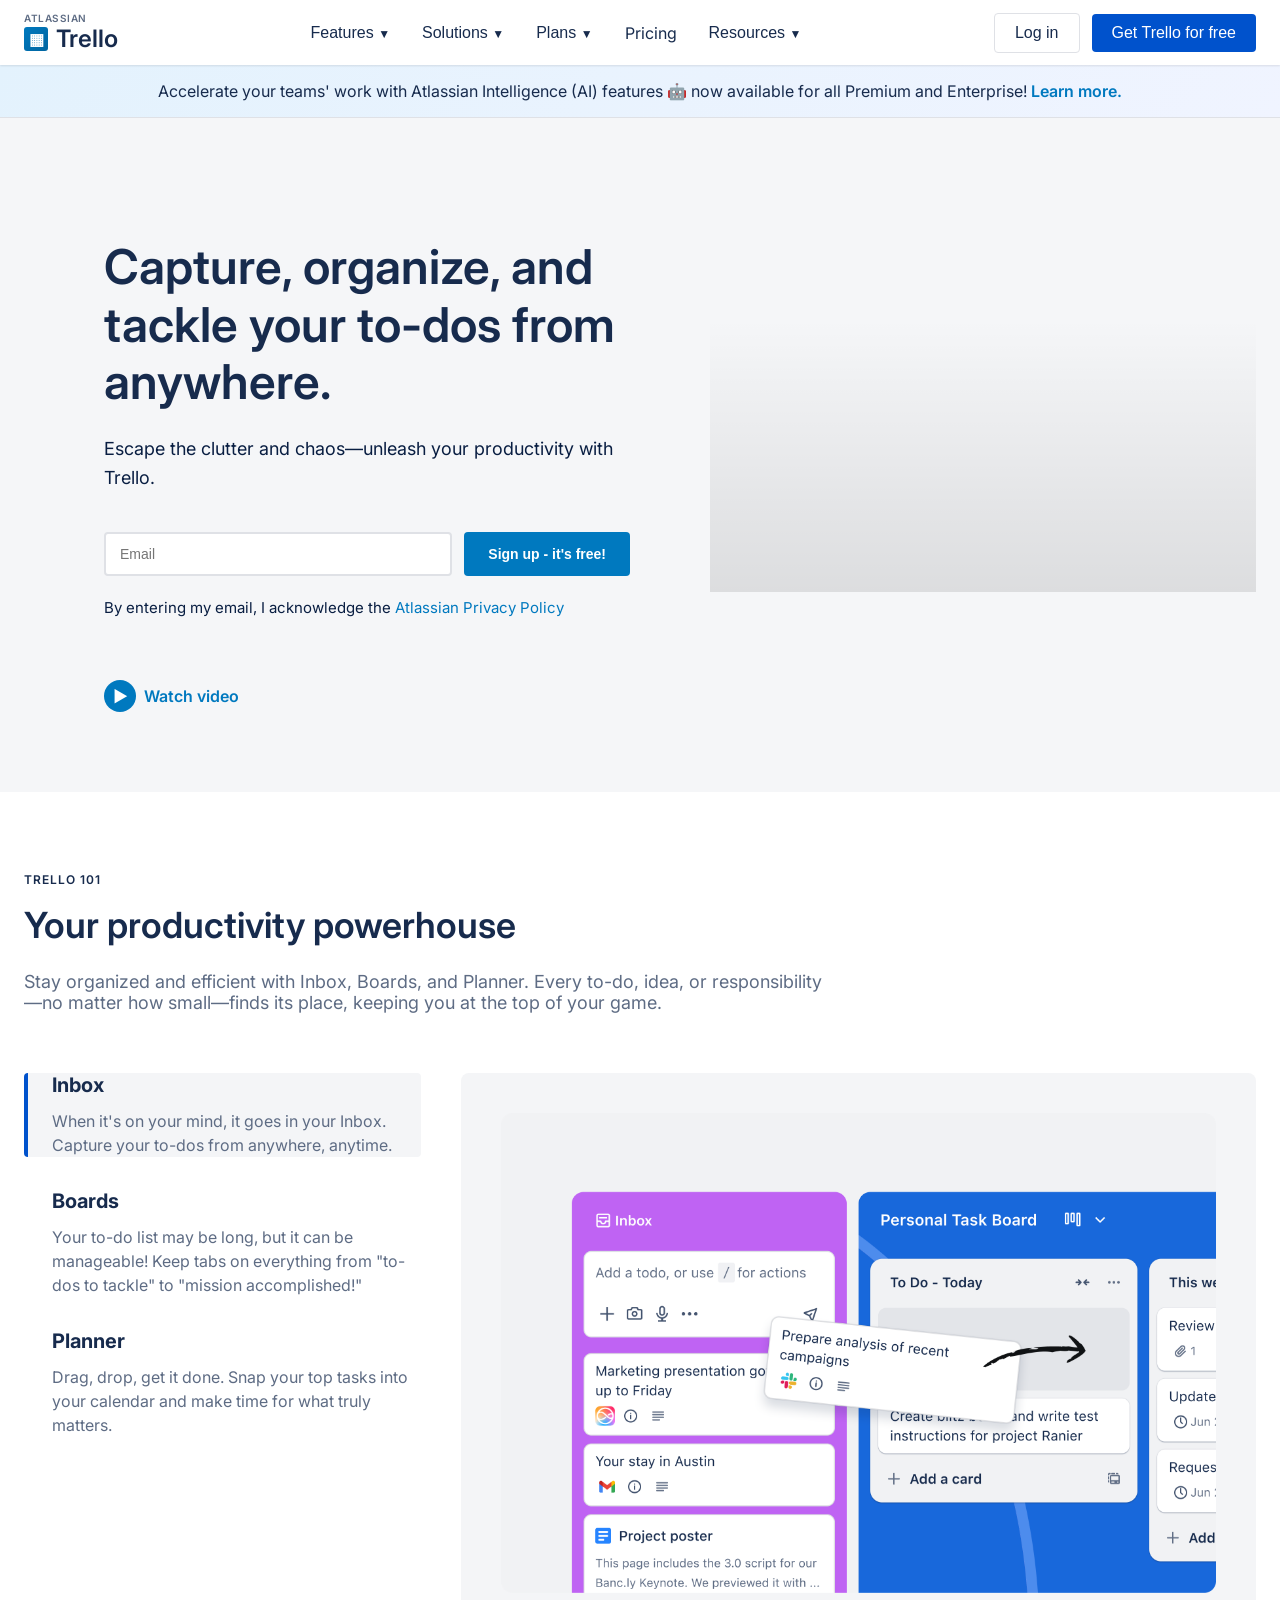
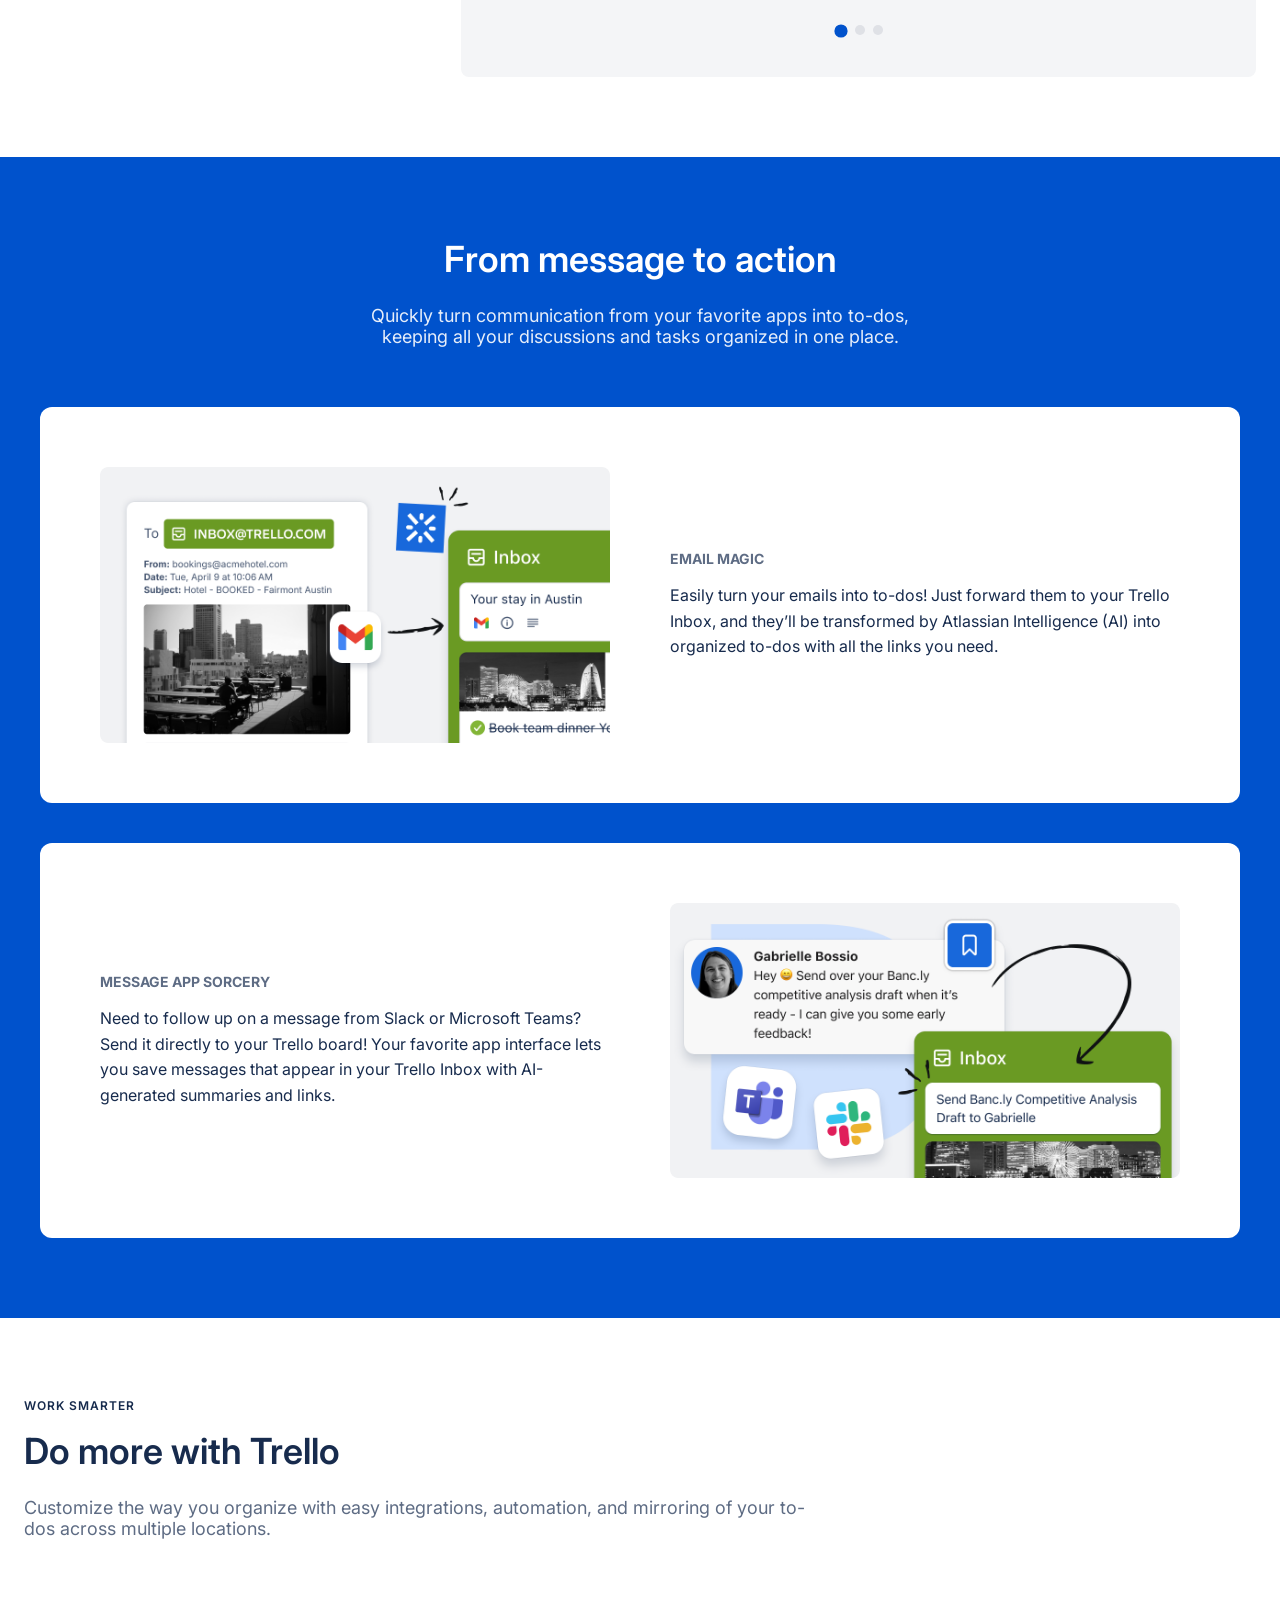
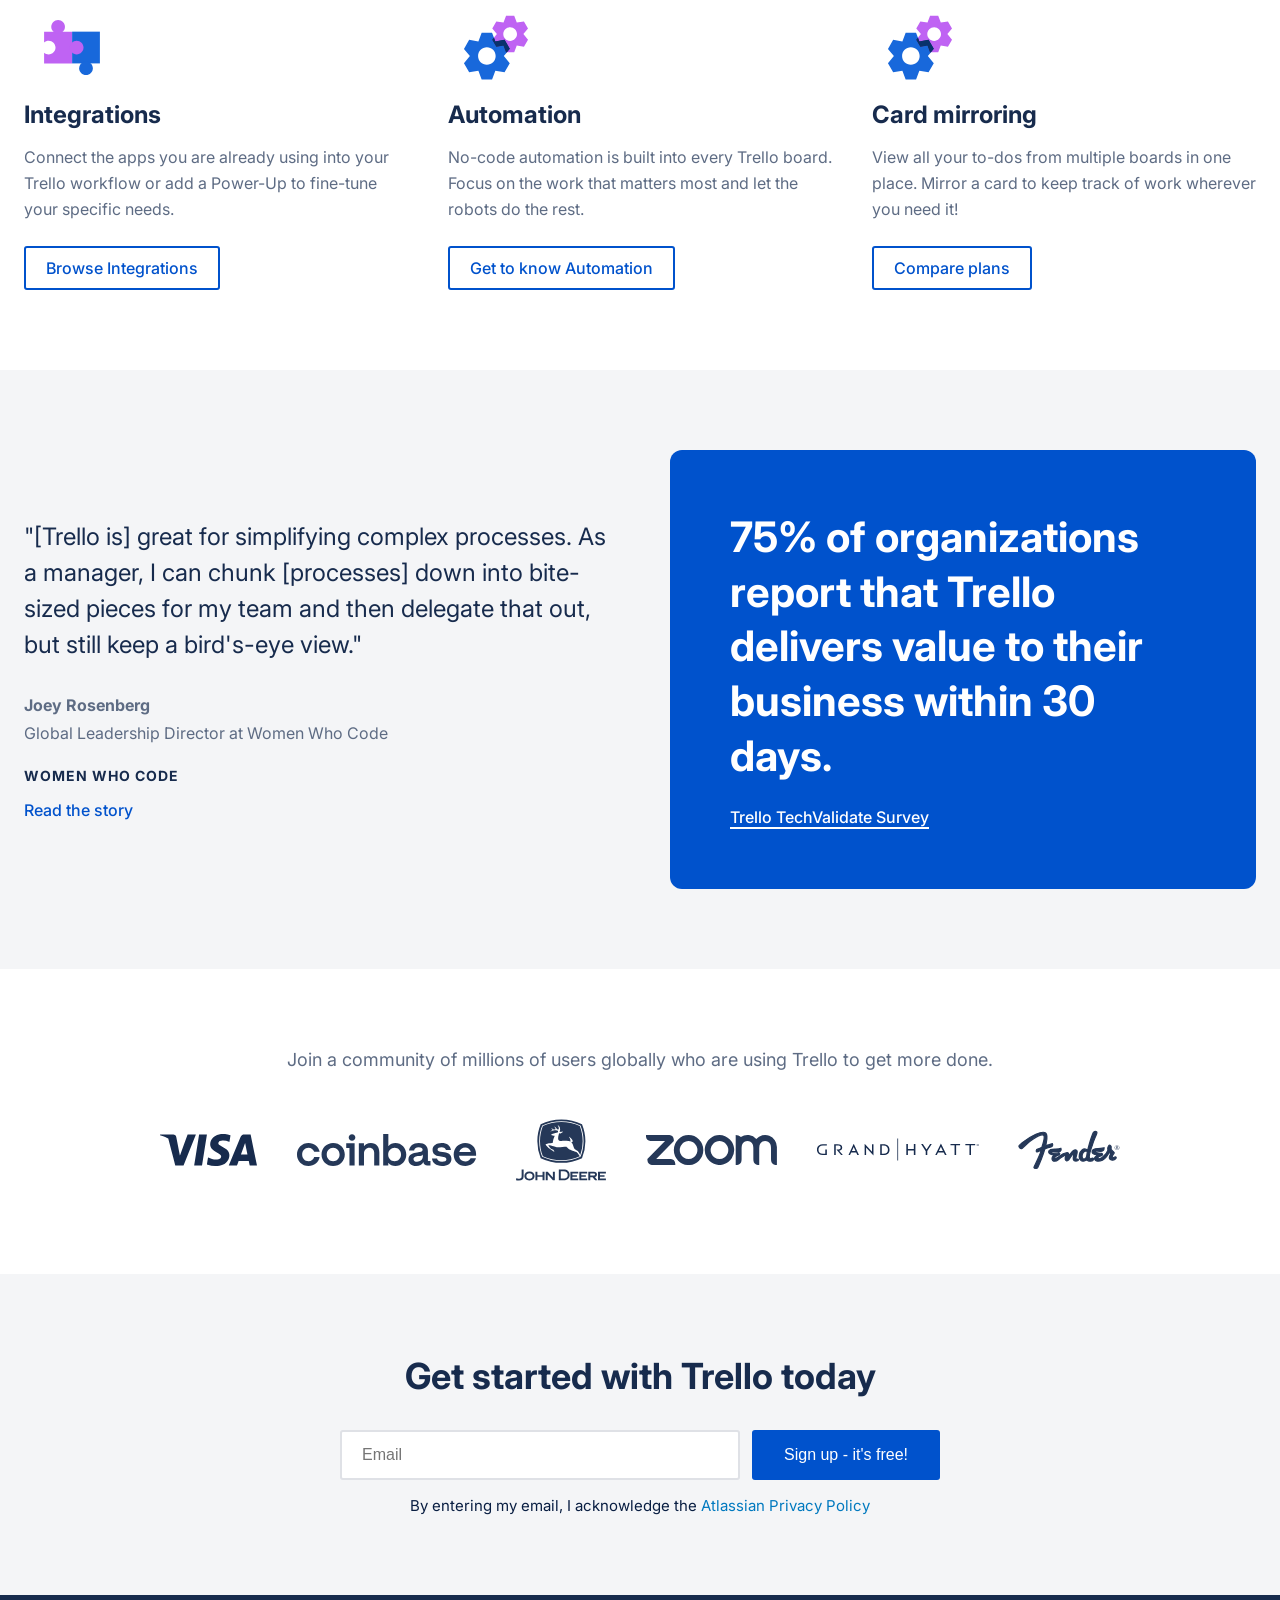
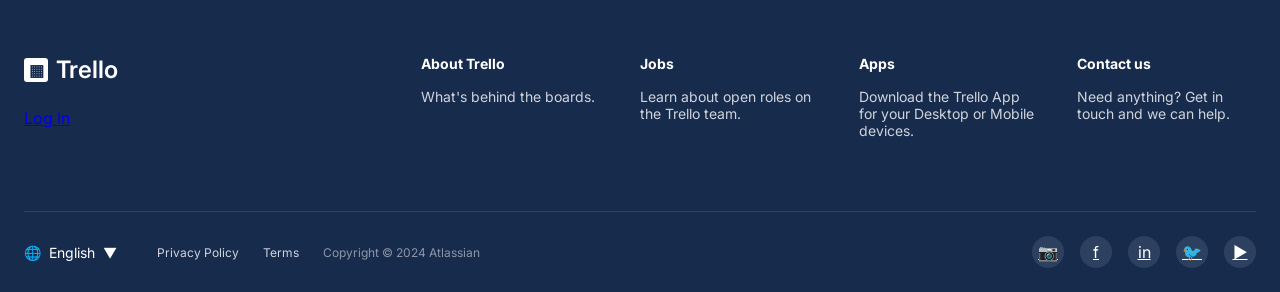
<file: index.html>
<!DOCTYPE html>
<html lang="en">
<head>
    <meta charset="UTF-8">
    <meta name="viewport" content="width=device-width, initial-scale=1.0">
    <title>Trello - Capture, organize, and tackle your to-dos</title>
    <link rel="preconnect" href="https://fonts.googleapis.com">
    <link rel="preconnect" href="https://fonts.gstatic.com" crossorigin>
    <link href="https://fonts.googleapis.com/css2?family=Inter:wght@400;500;600;700&display=swap" rel="stylesheet">
    <link rel="stylesheet" href="styles1.css">
</head>
<body>
    <header>
        <nav>
            <div class="logo-container">
                <span class="atlassian-text">Atlassian</span>
                <a href="#" class="logo">
                    <div class="logo-icon">▦</div>
                    <span>Trello</span>
                </a>
            </div>
            
            <ul class="nav-links">
                <li class="nav-item" data-dropdown="features">
                    <button class="nav-dropdown-toggle">
                        Features
                        <span class="dropdown-arrow">▼</span>
                    </button>
                    <div class="dropdown-menu"> 
                        <div class="dropdown-content-wrapper">
                            <div class="dropdown-layout">
                                <div>
                                    <div class="dropdown-header">Work Smarter, Together</div>
                                    
                                    <div class="dropdown-section">
                                        <h4 class="dropdown-group-title">TRELLO VIEWS</h4>
                                        <div class="dropdown-grid views-grid">
                                            <a href="#" class="dropdown-item">
                                                <svg aria-hidden="true" viewBox="0 0 48 48" fill="currentColor"><path d="M31 21L17 21L17 17L31 17V21Z"></path><path fill-rule="evenodd" d="M10 10V38H38V10H10ZM34 14H14V24H18C18 27.3137 20.6863 30 24 30C27.3137 30 30 27.3137 30 24H34V14Z"></path></svg>
                                                <div>
                                                    <h3>Inbox</h3>
                                                    <p>Capture every vital detail from emails, Slack, and more directly into your Trello Inbox.</p>
                                                </div>
                                            </a>
                                            <a href="#" class="dropdown-item">
                                                <span class="dropdown-item-icon view-icon">📊</span>
                                                <div>
                                                    <h3>Dashboard View</h3>
                                                    <p>See real-time metrics and monitor progress with summary charts.</p>
                                                </div>
                                            </a>
                                            <a href="#" class="dropdown-item">
                                                <span class="dropdown-item-icon view-icon">🌍</span>
                                                <div>
                                                    <h3>Map View</h3>
                                                    <p>Visualize location-based projects with cards on a map.</p>
                                                </div>
                                            </a>
                                            <a href="#" class="dropdown-item">
                                                <span class="dropdown-item-icon view-icon">🧑‍💻</span>
                                                <div>
                                                    <h3>Workspace Table View</h3>
                                                    <p>Turn cards into a powerful table across multiple boards.</p>
                                                </div>
                                            </a>
                                        </div>
                                    </div>
                                    
                                    <div class="dropdown-section" style="margin-top: 32px;">
                                        <h4 class="dropdown-group-title">TOP FEATURES</h4>
                                        <div class="dropdown-grid core-grid">
                                            <a href="#" class="dropdown-item">
                                                <span class="dropdown-item-icon">⚡</span>
                                                <div>
                                                    <h3>Automation</h3>
                                                    <p>Automate tasks and workflows with Trello.</p>
                                                </div>
                                            </a>
                                            <a href="#" class="dropdown-item">
                                                <span class="dropdown-item-icon">🔌</span>
                                                <div>
                                                    <h3>Power-Ups</h3>
                                                    <p>Extend functionality with integrations and Power-Ups.</p>
                                                </div>
                                            </a>
                                            <a href="#" class="dropdown-item">
                                                <span class="dropdown-item-icon">📋</span>
                                                <div>
                                                    <h3>Templates</h3>
                                                    <p>Get a blueprint for success from industry leaders.</p>
                                                </div>
                                            </a>
                                        </div>
                                    </div>
                                </div>
                                <div class="dropdown-sidebar">
                                    <div class="dropdown-sidebar-content">
                                        <h3>Meet Trello</h3>
                                        <p>Trello makes it easy for your team to get work done. No matter the project, workflow, or type of team, Trello can keep things organized. It's simple—you just create a board, and you're off! Productivity awaits.</p>
                                        <a href="#">Check out Trello</a>
                                    </div>
                                </div>
                            </div>
                        </div>
                    </div>
                </li>

                <li class="nav-item" data-dropdown="solutions">
                    <button class="nav-dropdown-toggle">
                        Solutions
                        <span class="dropdown-arrow">▼</span>
                    </button>
                    <div class="dropdown-menu">
                        <div class="dropdown-content-wrapper">
                            <div class="dropdown-layout">
                                <div>
                                    <div class="dropdown-header">Take a page out of these pre-built Trello playbooks designed for all teams</div>
                                    <div class="dropdown-grid solutions-grid" style="grid-template-columns: repeat(2, 1fr);">
                                        <a href="#" class="dropdown-item">
                                            <span class="dropdown-item-icon">📢</span>
                                            <div>
                                                <h3>Marketing teams</h3>
                                                <p>Whether launching a new product, campaign, or creating content, Trello helps marketing teams succeed.</p>
                                            </div>
                                        </a>
                                        <a href="#" class="dropdown-item">
                                            <span class="dropdown-item-icon">📦</span>
                                            <div>
                                                <h3>Product management</h3>
                                                <p>Use Trello's management boards and roadmap features to simplify complex projects and processes.</p>
                                            </div>
                                        </a>
                                        <a href="#" class="dropdown-item">
                                            <span class="dropdown-item-icon">💻</span>
                                            <div>
                                                <h3>Engineering teams</h3>
                                                <p>Ship more code, faster, and give your developers the freedom to be more agile with Trello.</p>
                                            </div>
                                        </a>
                                        <a href="#" class="dropdown-item">
                                            <span class="dropdown-item-icon">✏️</span>
                                            <div>
                                                <h3>Design teams</h3>
                                                <p>Keep your design teams using Trello to streamline creative requests and promote more fluid cross-team collaboration.</p>
                                            </div>
                                        </a>
                                        <a href="#" class="dropdown-item">
                                            <span class="dropdown-item-icon">🚀</span>
                                            <div>
                                                <h3>Startups</h3>
                                                <p>From hitting revenue goals to managing workflows, small businesses thrive with Trello.</p>
                                            </div>
                                        </a>
                                        <a href="#" class="dropdown-item">
                                            <span class="dropdown-item-icon">🌐</span>
                                            <div>
                                                <h3>Remote teams</h3>
                                                <p>Keep your remote team connected and motivated, no matter where they're located around the world.</p>
                                            </div>
                                        </a>
                                    </div>
                                    <div class="dropdown-footer">
                                        <a href="#">See all teams →</a>
                                    </div>
                                </div>
                                <div class="dropdown-sidebar">
                                    <div class="dropdown-sidebar-content">
                                        <h3>Our product in action</h3>
                                        <a href="#" style="padding: 0; background: none; display: block; border: none; margin-bottom: 20px;">
                                            <span style="font-size: 16px; font-weight: 600; color: #172b4d; display: block;">Use case: Task management</span>
                                            <p style="margin-top: 4px; font-size: 14px; color: #5e6c84;">Track progress of tasks in one convenient place with a visual layout that adds "to-do" to your to-do's.</p>
                                        </a>
                                        <a href="#" style="padding: 0; background: none; display: block; border: none; margin-bottom: 20px;">
                                            <span style="font-size: 16px; font-weight: 600; color: #172b4d; display: block;">Use case: Resource hub</span>
                                            <p style="margin-top: 4px; font-size: 14px; color: #5e6c84;">Save hours when you give teams a well-designed hub to find information easily and quickly.</p>
                                        </a>
                                        <a href="#" style="padding: 0; background: none; display: block; border: none; margin-bottom: 20px;">
                                            <span style="font-size: 16px; font-weight: 600; color: #172b4d; display: block;">Use case: Project management</span>
                                            <p style="margin-top: 4px; font-size: 14px; color: #5e6c84;">Keep projects organized, deadlines on track, and teammates aligned with Trello.</p>
                                        </a>
                                        <div class="dropdown-footer" style="margin-top: 16px; padding-top: 16px; border-top: 1px solid #dfe1e6;">
                                            <a href="#">See all use cases →</a>
                                        </div>
                                    </div>
                                </div>
                            </div>
                        </div>
                    </div>
                </li>

                <li class="nav-item" data-dropdown="plans">
                    <button class="nav-dropdown-toggle">
                        Plans
                        <span class="dropdown-arrow">▼</span>
                    </button>
                    <div class="dropdown-menu"> 
                        <div class="dropdown-content-wrapper">
                            <div class="dropdown-layout" style="grid-template-columns: 2fr 1fr; gap: 40px;">
                                <div>
                                    <div class="dropdown-grid plans-list" style="grid-template-columns: 1fr;">
                                        <a href="#" class="dropdown-item plans-item">
                                            <h3>Standard</h3>
                                            <p>For teams that need to manage more work and scale collaboration.</p>
                                        </a>
                                        <a href="#" class="dropdown-item plans-item">
                                            <h3>Premium</h3>
                                            <p>Best for teams up to 100 that need to track multiple projects and visualize work in a variety of ways.</p>
                                        </a>
                                        <a href="#" class="dropdown-item plans-item">
                                            <h3>Enterprise</h3>
                                            <p>Everything your enterprise teams and admins need to manage projects.</p>
                                        </a>
                                        <a href="#" class="dropdown-item plans-item" style="border-top: 1px solid #e6e6e6; margin-top: 8px;">
                                            <h3>Free plan</h3>
                                            <p>For individuals or small teams looking to keep work organized.</p>
                                        </a>
                                    </div>
                                    <div class="dropdown-footer" style="padding-top: 16px;">
                                        <a href="#">Compare plans & pricing →</a>
                                    </div>
                                </div>
                                <div class="dropdown-sidebar">
                                    <div class="dropdown-sidebar-content">
                                        <h3>Compare plans & pricing</h3>
                                        <p>Whether you're a team of 2 or 2,000, Trello's flexible pricing model means you only pay for what you need.</p>
                                        <a href="#" style="background: #0052cc; color: white;">View Trello pricing</a>
                                    </div>
                                </div>
                            </div>
                        </div>
                    </div>
                </li>

                <li class="nav-item">
                    <a href="#">Pricing</a>
                </li>

                <li class="nav-item" data-dropdown="resources">
                    <button class="nav-dropdown-toggle">
                        Resources
                        <span class="dropdown-arrow">▼</span>
                    </button>
                    <div class="dropdown-menu">
                        <div class="dropdown-content-wrapper">
                            <div class="dropdown-layout">
                                <div>
                                    <div class="dropdown-header">Learn & connect</div>
                                    <div class="dropdown-grid core-grid">
                                        <a href="#" class="dropdown-item">
                                            <span class="dropdown-item-icon">📖</span>
                                            <div>
                                                <h3>Trello guide</h3>
                                                <p>Our easy to follow workflow guide will take you from project set-up to Trello expert in no time.</p>
                                            </div>
                                        </a>
                                        <a href="#" class="dropdown-item">
                                            <span class="dropdown-item-icon">🏠</span>
                                            <div>
                                                <h3>Remote work guide</h3>
                                                <p>The complete guide to setting up your team for remote work success.</p>
                                            </div>
                                        </a>
                                        <a href="#" class="dropdown-item">
                                            <span class="dropdown-item-icon">🎥</span>
                                            <div>
                                                <h3>Webinars</h3>
                                                <p>Enjoy our free Trello webinars and become a productivity professional.</p>
                                            </div>
                                        </a>
                                        <a href="#" class="dropdown-item">
                                            <span class="dropdown-item-icon">💬</span>
                                            <div>
                                                <h3>Customer stories</h3>
                                                <p>See how businesses have adopted Trello as a vital part of their workflow.</p>
                                            </div>
                                        </a>
                                        <a href="#" class="dropdown-item">
                                            <span class="dropdown-item-icon">👨‍💻</span>
                                            <div>
                                                <h3>Developers</h3>
                                                <p>The sky's the limit in what you can deliver to Trello users in your Power-Up!</p>
                                            </div>
                                        </a>
                                        <a href="#" class="dropdown-item">
                                            <span class="dropdown-item-icon">❓</span>
                                            <div>
                                                <h3>Help resources</h3>
                                                <p>Need help? Articles and FAQs to get you unstuck.</p>
                                            </div>
                                        </a>
                                    </div>
                                </div>
                                <div class="dropdown-sidebar">
                                    <div class="dropdown-sidebar-content">
                                        <h3>Helping teams work better, together</h3>
                                        <p>Discover Trello use cases, productivity tips, best practices for team collaboration, and expert remote work advice.</p>
                                        <a href="#">Check out the Trello blog</a>
                                    </div>
                                </div>
                            </div>
                        </div>
                    </div>
                </li>
            </ul>

            <div class="nav-buttons">
                <button class="btn btn-login">Log in</button>
                <button class="btn btn-signup">Get Trello for free</button>
            </div>

            <div class="hamburger" id="navHamburger">
                <span></span>
                <span></span>
                <span></span>
            </div>
        </nav>
        <div class="mobile-menu" id="navMenu">
            <a href="#">Features</a>
            <a href="#">Solutions</a>
            <a href="#">Plans</a>
            <a href="#">Pricing</a>
            <a href="#">Resources</a>
            <button class="btn btn-login">Log in</button>
            <button class="btn btn-signup">Get Trello for free</button>
        </div>
    </header>

    <div class="dropdown-overlay" id="dropdownOverlay"></div>


    <div class="banner">
        <p class="banner-text">
            Accelerate your teams' work with Atlassian Intelligence (AI) features 🤖 now available for all Premium and Enterprise! 
            <a href="#" class="banner-link">Learn more.</a>
        </p>
    </div>

    <section class="hero">
        <div class="hero-content">
            <div class="hero-text" style="margin-top: 40px; margin-left: 20px;">
                <h1>Capture, organize, and tackle your to-dos from anywhere.</h1>
                <p>Escape the clutter and chaos—unleash your productivity with Trello.</p>
                
                <form class="signup-form" id="heroForm">
                    <input type="email" class="email-input" placeholder="Email" required>
                    <button type="submit" class="btn-submit">Sign up - it's free!</button>
                </form>
                
                <p class="privacy-text">
                    By entering my email, I acknowledge the <a href="#" class="privacy-link">Atlassian Privacy Policy</a>
                </p>
                
                <a href="#" class="video-link">
                    <span class="play-icon">▶</span>
                    Watch video
                </a>
            </div>

            <div class="hero-video">
                <div class="video-container">
                    <video id="heroVid" autoplay muted playsinline>
                        <source src="hero-video.mp4" type="video/mp4">
                        Your browser does not support the video tag.
                    </video>
                    <div class="video-overlay"></div>
                </div>
            </div>
        </div>
    </section>

    <section class="trello-101" id="features">
        <div class="section-container">
            <p class="section-label">TRELLO 101</p>
            <h2 class="section-title">Your productivity powerhouse</h2>
            <p class="section-description">Stay organized and efficient with Inbox, Boards, and Planner. Every to-do, idea, or responsibility—no matter how small—finds its place, keeping you at the top of your game.</p>
            
            <div class="features-grid">
                <div class="feature-list">
                    <div class="feature-item active" data-feature="inbox">
                        <h3>Inbox</h3>
                        <p>When it's on your mind, it goes in your Inbox. Capture your to-dos from anywhere, anytime.</p>
                    </div>
                    <div class="feature-item" data-feature="boards">
                        <h3>Boards</h3>
                        <p>Your to-do list may be long, but it can be manageable! Keep tabs on everything from "to-dos to tackle" to "mission accomplished!"</p>
                    </div>
                    <div class="feature-item" data-feature="planner">
                        <h3>Planner</h3>
                        <p>Drag, drop, get it done. Snap your top tasks into your calendar and make time for what truly matters.</p>
                    </div>
                </div>
                <div class="feature-visual">
                    <div class="carousel-container">
                        <div class="carousel-track">
                            <img src="feature1.png" alt="Inbox Feature">
                            <img src="feature2.png" alt="Boards Feature">
                            <img src="feature3.png" alt="Planner Feature">
                        </div>
                    </div>
                    <div class="carousel-controls">
                        <div class="carousel-dots">
                            <button class="dot active"></button>
                            <button class="dot"></button>
                            <button class="dot"></button>
                        </div>
                    </div>
                    </div>
            </div>
        </div>
    </section>

    <section class="blue-section">
        <div class="section-container">
            <h2 class="section-title">From message to action</h2>
            <p class="section-description">Quickly turn communication from your favorite apps into to-dos, keeping all your discussions and tasks organized in one place.</p>
            
            <div class="integration-showcase">
                
                <div class="feature-block">
                    <div class="feature-image">
                        <img src="email1.png" alt="Email to Trello example">
                    </div>
                    <div class="feature-text">
                        <h3>EMAIL MAGIC</h3>
                        <p>Easily turn your emails into to-dos! Just forward them to your Trello Inbox, and they’ll be transformed by Atlassian Intelligence (AI) into organized to-dos with all the links you need.</p>
                    </div>
                </div>

                <div class="feature-block">
                    <div class="feature-text">
                        <h3>MESSAGE APP SORCERY</h3>
                        <p>Need to follow up on a message from Slack or Microsoft Teams? Send it directly to your Trello board! Your favorite app interface lets you save messages that appear in your Trello Inbox with AI-generated summaries and links.</p>
                    </div>
                    <div class="feature-image">
                        <img src="email2.png" alt="Message app to Trello example">
                    </div>
                </div>

            </div>
        </div>
    </section>

    <section class="work-smarter">
        <div class="section-container">
            <p class="section-label">WORK SMARTER</p>
            <h2 class="section-title">Do more with Trello</h2>
            <p class="section-description">Customize the way you organize with easy integrations, automation, and mirroring of your to-dos across multiple locations.</p>
            
            <div class="features-cards">
                <div class="feature-card">
                    <img src="1.svg">
                    <h3>Integrations</h3>
                    <p>Connect the apps you are already using into your Trello workflow or add a Power-Up to fine-tune your specific needs.</p>
                    <a href="#" class="feature-link">Browse Integrations</a>
                </div>
                <div class="feature-card">
                    <img src="2.svg">
                    <h3>Automation</h3>
                    <p>No-code automation is built into every Trello board. Focus on the work that matters most and let the robots do the rest.</p>
                    <a href="#" class="feature-link">Get to know Automation</a>
                </div>
                <div class="feature-card">
                    <img src="2.svg">
                    <h3>Card mirroring</h3>
                    <p>View all your to-dos from multiple boards in one place. Mirror a card to keep track of work wherever you need it!</p>
                    <a href="#" class="feature-link">Compare plans</a>
                </div>
            </div>
        </div>
    </section>

    <section class="testimonial">
        <div class="testimonial-container">
            <div>
                <p class="testimonial-quote">"[Trello is] great for simplifying complex processes. As a manager, I can chunk [processes] down into bite-sized pieces for my team and then delegate that out, but still keep a bird's-eye view."</p>
                <p style="margin-bottom: 8px; color: #5e6c84;"><strong>Joey Rosenberg</strong></p>
                <p style="color: #5e6c84;">Global Leadership Director at Women Who Code</p>
                <div style="margin-top: 24px; font-weight: bold; font-size: 14px; letter-spacing: 1px; color: #172b4d;">
                    WOMEN WHO CODE
                </div>
                <a href="#" style="color: #0052cc; text-decoration: none; font-weight: 500; margin-top: 16px; display: inline-block;">Read the story</a>
            </div>
            <div class="stat-box">
                <h2>75% of organizations report that Trello delivers value to their business within 30 days.</h2>
                <a href="#" style="color: white; text-decoration: none; font-weight: 500; border-bottom: 2px solid white; display: inline-block;">Trello TechValidate Survey</a>
            </div>
        </div>
    </section>

    <section class="logos-section">
        <div class="section-container">
            <p class="logos-text">Join a community of millions of users globally who are using Trello to get more done.</p>
            <div class="logos-grid">
                <img src="logos.svg">
            </div>
        </div>
    </section>

    <section class="cta-section">
        <div class="section-container">
            <h2>Get started with Trello today</h2>
            <form class="cta-form" id="ctaForm">
                <input type="email" placeholder="Email" required>
                <button type="submit">Sign up - it's free!</button>
            </form>
            <p class="privacy-text" style="margin-top: 16px;">By entering my email, I acknowledge the <a href="#" class="privacy-link">Atlassian Privacy Policy</a></p>
        </div>
    </section>

    <footer>
        <div class="footer-container">
            <div class="footer-top">
                <div>
                    <div class="footer-logo">
                        <div class="footer-logo-icon">▦</div>
                        <span style="font-size: 24px; font-weight: 600;">Trello</span>
                    </div>
                    <a href="#" class="footer-login-link">Log In</a>
                </div>
                <div class="footer-column">
                    <h4>About Trello</h4>
                    <a href="#">What's behind the boards.</a>
                </div>
                <div class="footer-column">
                    <h4>Jobs</h4>
                    <a href="#">Learn about open roles on the Trello team.</a>
                </div>
                <div class="footer-column">
                    <h4>Apps</h4>
                    <a href="#">Download the Trello App for your Desktop or Mobile devices.</a>
                </div>
                <div class="footer-column">
                    <h4>Contact us</h4>
                    <a href="#">Need anything? Get in touch and we can help.</a>
                </div>
            </div>
            <div class="footer-bottom">
                <div class="footer-meta-group">
                    <div class="footer-language">
                        <span>🌐</span>
                        <span>English</span>
                        <span>▼</span>
                    </div>
                    <div class="footer-links">
                        <a href="#">Privacy Policy</a>
                        <a href="#">Terms</a>
                        <span class="footer-copyright">Copyright © 2024 Atlassian</span>
                    </div>
                </div>
                <div class="social-icons">
                    <a href="#" class="social-icon">📷</a>
                    <a href="#" class="social-icon">f</a>
                    <a href="#" class="social-icon">in</a>
                    <a href="#" class="social-icon">🐦</a>
                    <a href="#" class="social-icon">▶</a>
                </div>
            </div>
        </div>
    </footer>

    <script src="script1.js"></script>
</body>
</html>
</file>
<file: styles1.css>
/* --- Global Styles and Variables --- */
* {
    margin: 0;
    padding: 0;
    box-sizing: border-box;
}

body {
    font-family: 'Inter', -apple-system, BlinkMacSystemFont, 'Segoe UI', sans-serif;
    overflow-x: hidden;
    color: #172b4d;
}

/* Define variables for consistent alignment */
:root {
    --nav-padding-x: 24px;
    --max-content-width: 1280px;
}

/* Header Styles */
header {
    background: white;
    box-shadow: 0 1px 2px rgba(0,0,0,0.1);
    position: sticky;
    top: 0;
    z-index: 102; /* Ensures header is above the dropdown (101) */
}

.banner {
    background: linear-gradient(135deg, #e3f2fd, #f0f4ff);
    padding: 16px var(--nav-padding-x);
    text-align: center;
    border-bottom: 1px solid #dfe1e6;
    position: relative;
}

.banner-text {
    color: #172b4d;
    font-size: 16px;
    max-width: var(--max-content-width);
    margin: 0 auto;
    font-weight: 400;
}

.banner-link {
    color: #0079bf;
    font-weight: 600;
    text-decoration: none;
}

.banner-link:hover {
    text-decoration: underline;
}

nav {
    display: flex;
    justify-content: space-between;
    align-items: center;
    max-width: var(--max-content-width); /* Constrain the main nav content */
    margin: 0 auto;
    /* Use the variable for consistent horizontal padding */
    padding: 12px var(--nav-padding-x); 
}

.logo-container {
    display: flex;
    flex-direction: column;
    align-items: flex-start;
}

.atlassian-text {
    font-size: 10px;
    color: #5e6c84;
    text-transform: uppercase;
    font-weight: 600;
    letter-spacing: 0.5px;
}

.logo {
    display: flex;
    align-items: center;
    gap: 8px;
    font-size: 24px;
    font-weight: 600;
    color: #172b4d;
    text-decoration: none;
}

.logo-icon {
    width: 24px;
    height: 24px;
    background: linear-gradient(135deg, #0079bf, #0065a0);
    border-radius: 3px;
    display: flex;
    align-items: center;
    justify-content: center;
    color: white;
    font-weight: bold;
    font-size: 16px;
}

.nav-links {
    display: flex;
    gap: 8px;
    align-items: center;
    list-style: none;
}

.nav-links a, .nav-dropdown-toggle {
    color: #172b4d;
    text-decoration: none;
    font-size: 16px;
    padding: 8px 12px;
    border-radius: 3px;
    transition: background 0.2s;
    font-weight: 400;
    background: none;
    border: none;
    cursor: pointer;
}

.nav-links a:hover, .nav-dropdown-toggle:hover {
    background: #f4f5f7;
}

.dropdown-arrow {
    font-size: 12px;
    transition: transform 0.2s;
}

.nav-item.active .dropdown-arrow {
    transform: rotate(180deg);
}

.nav-item.active .nav-dropdown-toggle {
    background: #f4f5f7;
}

/* --- Dropdown Menu Styles (FULL WIDTH FIX) --- */
.dropdown-menu {
    position: absolute;
    top: 100%;
    /* Key for full width: Stretch to entire viewport */
    left: 0;
    right: 0;
    
    background: white;
    /* Only round the bottom corners */
    border-radius: 0 0 8px 8px;
    box-shadow: 0 8px 16px rgba(0,0,0,0.22);
    padding: 0; /* Content padding is now handled by the wrapper */
    display: none;
    margin-top: 0; /* Attach directly to the nav bottom */
    z-index: 101; 
    border-top: 1px solid #e6e6e6; /* Separator from nav */
    min-width: unset; /* Override previous fixed width */
}

.nav-item.active .dropdown-menu {
    display: block;
}

/* **THE ALIGNMENT FIX** - Content Wrapper to constrain content and center it */
.dropdown-content-wrapper {
    /* Calculate max width: Main content width + (2 * Nav padding) */
    max-width: calc(var(--max-content-width) + (2 * var(--nav-padding-x))); 
    
    /* Auto margins center the block element, aligning it to the center of the viewport */
    margin: 0 auto; 
    
    /* Use the nav's padding here to align the inner content with the nav's inner content edges */
    padding: 32px var(--nav-padding-x) 40px; 
}


.dropdown-header {
    font-size: 13px;
    color: #5e6c84;
    margin-bottom: 24px;
    font-weight: 600;
}

/* NEW: Layout for menus with a sidebar */
.dropdown-layout {
    display: grid;
    grid-template-columns: 3fr 1.5fr; /* Adjusted ratio for a more prominent main content */
    gap: 40px;
}

/* Base grid for the link items */
.dropdown-grid {
    display: grid;
    gap: 24px 20px; /* Vertical and horizontal gap */
}

/* Specific grids for Features/Solutions (for example) */
.views-grid {
    grid-template-columns: repeat(2, 1fr);
}

.core-grid {
    grid-template-columns: repeat(3, 1fr);
}

.solutions-grid {
    grid-template-columns: repeat(2, 1fr);
}


/* Dropdown Item styles (UPDATED FOR FLEX LAYOUT) */
.dropdown-item {
    padding: 12px 16px; 
    border-radius: 6px;
    transition: background 0.2s;
    text-decoration: none;
    color: inherit;
    display: flex; /* Use flex to align icon and text */
    align-items: flex-start;
    gap: 16px; /* Space between icon and text */
}

.dropdown-item:hover {
    background: #f4f5f7;
}

/* Icon styling for the visual effect */
.dropdown-item-icon {
    font-size: 24px; 
    margin-bottom: 0; 
    display: block;
    width: 30px; 
    text-align: center;
    flex-shrink: 0; 
}
.dropdown-item svg {
    height: 1.2rem;
    width: auto;
}

.dropdown-item h3 {
    font-size: 18px; 
    color: #172b4d;
    margin-bottom: 4px;
    font-weight: 600; /* Bolder heading */
}

.dropdown-item p {
    font-size: 14px;
    color: #5e6c84;
    line-height: 1.4;
}

/* Header for group titles within a dropdown */
.dropdown-group-title {
    font-size: 12px;
    color: #5e6c84;
    text-transform: uppercase;
    font-weight: 700;
    letter-spacing: 0.5px;
    margin-bottom: 16px;
    padding-left: 16px; 
}

/* Plans Item - Overrides the icon/flex style */
.plans-item {
    align-items: flex-start;
    gap: 0;
    flex-direction: column;
    padding: 16px;
}

.plans-item h3 {
    font-weight: 600;
}

.plans-item p {
    margin-top: 4px;
}


.dropdown-footer {
    margin-top: 24px;
    padding-top: 24px;
    border-top: 1px solid #e6e6e6;
}

.dropdown-footer a {
    color: #0052cc;
    text-decoration: none;
    font-weight: 500;
    font-size: 14px;
    display: inline-flex;
    align-items: center;
    gap: 4px;
}

.dropdown-footer a:hover {
    text-decoration: underline;
}

/* Sidebar for Resources, Features, Plans */
.dropdown-sidebar {
    background: #f4f5f7;
    border-radius: 8px;
    padding: 32px; /* Increased padding */
    display: flex;
    flex-direction: column;
    justify-content: space-between; 
}

.dropdown-sidebar-content h3 {
    font-size: 16px;
    margin-bottom: 12px;
    color: #172b4d;
    font-weight: 600;
}

.dropdown-sidebar-content p {
    font-size: 14px;
    color: #5e6c84;
    margin-bottom: 16px;
}

.dropdown-sidebar-content a {
    display: inline-block;
    padding: 10px 20px;
    background: white;
    color: #172b4d;
    text-decoration: none;
    border-radius: 4px;
    font-weight: 500;
    border: 1px solid #dfe1e6;
    transition: background 0.2s;
    text-align: center;
    width: 100%;
}

.dropdown-sidebar-content a:hover {
    background: #e6e6e6;
}

/* Nav Button and Overlay Styles */
.nav-buttons {
    display: flex;
    gap: 12px;
    align-items: center;
}

.btn {
    padding: 10px 20px;
    border-radius: 4px;
    font-size: 16px;
    font-weight: 500;
    cursor: pointer;
    transition: all 0.2s;
    text-decoration: none;
    border: none;
    white-space: nowrap;
}

.btn-login {
    background: white;
    color: #172b4d;
    border: 1px solid #dfe1e6;
}

.btn-login:hover {
    background: #f4f5f7;
}

.btn-signup {
    background: #0052cc;
    color: white;
}

.btn-signup:hover {
    background: #0065ff;
}

/* Hamburger Menu */
.hamburger {
    display: none;
    flex-direction: column;
    cursor: pointer;
    padding: 8px;
    z-index: 102;
    
}

.hamburger span {
    width: 24px;
    height: 2px;
    background: #172b4d;
    margin: 3px 0;
    transition: 0.3s;
    border-radius: 2px;
}

.dropdown-overlay {
    position: fixed;
    top: 0;
    left: 0;
    right: 0;
    bottom: 0;
    background: rgba(0, 0, 0, 0.1); 
    display: none;
    z-index: 99;
}

.dropdown-overlay.active {
    display: block;
}


.hamburger.active span:nth-child(1) {
    transform: rotate(-45deg) translate(-5px, 6px);
}

.hamburger.active span:nth-child(2) {
    opacity: 0;
}

.hamburger.active span:nth-child(3) {
    transform: rotate(45deg) translate(-5px, -6px);
}

.mobile-menu {
    display: none;
    background: white;
    padding: 20px;
    position: absolute;
    top: 100%;
    left: 0;
    right: 0;
    box-shadow: 0 4px 8px rgba(0,0,0,0.1);
    border-top: 1px solid #e6e6e6;
    z-index: 101;
}

.mobile-menu.active {
    display: block;
}

.mobile-menu a {
    display: block;
    color: #172b4d;
    padding: 12px 0;
    text-decoration: none;
    font-size: 16px;
    border-bottom: 1px solid #f4f5f7;
}

.mobile-menu .btn {
    display: block;
    text-align: center;
    margin: 12px 0;
}

/* Hero Section */
.hero {
    background: #f5f6f8;
    padding: 80px var(--nav-padding-x);
    position: relative;
    overflow: hidden;
}

.hero-content {
    max-width: var(--max-content-width);
    margin: 0 auto;
    display: grid;
    grid-template-columns: 1fr 1fr;
    gap: 80px;
    align-items: center;
    /* Adjust padding to align with the nav container */
    padding-left: 60px; /* This was a custom style, keeping it */
    padding-right: 0; /* Handled by the container's padding */
}

.hero-text h1 {
    font-size: 48px;
    line-height: 1.2;
    color: #172b4d;
    margin-bottom: 24px;
    font-weight: 600;
}

.hero-text p {
    font-size: 18px;
    color: rgb(9, 30, 66);
    margin-bottom: 40px;
    line-height: 1.6;
}

.signup-form {
    display: flex;
    gap: 12px;
    margin-bottom: 20px;
}

.email-input {
    flex: 1;
    padding: 12px 14px;
    border: 2px solid #dfe1e6;
    border-radius: 4px;
    font-size: 14px;
    transition: border-color 0.2s;
}

.email-input:focus {
    outline: none;
    border-color: #0079bf;
}

.btn-submit {
    padding: 12px 24px;
    background: #0079bf;
    color: white;
    border: none;
    border-radius: 4px;
    font-size: 14px;
    font-weight: 600;
    cursor: pointer;
    transition: all 0.2s;
    white-space: nowrap;
}

.btn-submit:hover {
    background: #026aa7;
    transform: translateY(-2px);
    box-shadow: 0 6px 12px rgba(0,121,191,0.3);
}

.privacy-text {
    font-size: 15px !important;
    color: rgb(9, 30, 66) !important;
}

.privacy-link {
    color: #0079bf;
    text-decoration: none;
}

.privacy-link:hover {
    text-decoration: underline;
}

.video-link {
    display: inline-flex;
    align-items: center;
    gap: 8px;
    color: #0079bf;
    text-decoration: none;
    font-weight: 600;
    margin-top: 20px;
    transition: gap 0.2s;
}

.video-link:hover {
    gap: 12px;
}

.play-icon {
    width: 32px;
    height: 32px;
    background: #0079bf;
    border-radius: 50%;
    display: flex;
    align-items: center;
    justify-content: center;
    color: white;
}

/* Hero Video Section */
.hero-video {
    position: relative;
    perspective: 1000px;
}

.video-container {
    position: relative;
    overflow: hidden;
}

.hero-video video {
    width: 100%;
    height: auto;
    display: block;
    border-radius: 20px;
}

.video-overlay {
    position: absolute;
    top: 0;
    left: 0;
    right: 0;
    bottom: 0;
    background: linear-gradient(180deg, rgba(0,0,0,0) 0%, rgba(0,0,0,0.1) 100%);
    pointer-events: none;
}

/* Trello 101 Section */
.trello-101 {
    padding: 80px var(--nav-padding-x);
    background: white;
}

.section-container {
    max-width: var(--max-content-width);
    margin: 0 auto;
}

.section-label {
    font-size: 12px;
    font-weight: 600;
    text-transform: uppercase;
    color: #172b4d;
    letter-spacing: 1px;
    margin-bottom: 16px;
}

.section-title {
    font-size: 36px;
    font-weight: 600;
    color: #172b4d;
    margin-bottom: 24px;
}

.section-description {
    font-size: 18px;
    color: #5e6c84;
    margin-bottom: 60px;
    max-width: 800px;
}

.features-grid {
    display: grid;
    grid-template-columns: 1fr 2fr;
    gap: 40px;
}

.feature-list {
    display: flex;
    flex-direction: column;
    gap: 32px;
    max-width: 400px; 
}

.feature-item {
    border-left: 4px solid transparent;
    padding-left: 24px;
    cursor: pointer;
    transition: all 0.2s;
    padding-right: 12px; 
}

.feature-item.active {
    border-left-color: #0052cc;
    background: #f4f5f7; 
    border-radius: 4px;
}

.feature-item h3 {
    font-size: 20px;
    color: #172b4d;
    margin-bottom: 12px;
}

.feature-item p {
    font-size: 16px;
    color: #5e6c84;
    line-height: 1.5;
}

/* Feature Visual/Carousel */
.feature-visual {
    background: #f4f5f7;
    border-radius: 8px;
    padding: 40px;
    display: flex;
    flex-direction: column; 
    position: relative;
    overflow: hidden; 
}

.carousel-container {
    position: relative;
    overflow: hidden;
    width: 100%;
    border-radius: 8px;
}

/* Track that slides */
.carousel-track {
    display: flex;
    transition: transform 0.5s ease-out; /* Keep a smooth slide transition */
}

/* Each slide image */
.carousel-track img {
    min-width: 100%;
    height: auto;
    display: block;
    border-radius: 8px;
}

/* Carousel Dots Styles */
.carousel-controls {
    margin-top: 32px; /* Space between carousel image and dots */
    text-align: center;
}

.carousel-dots {
    display: flex;
    justify-content: center;
    gap: 8px;
}

.dot {
    width: 10px;
    height: 10px;
    background: #dfe1e6; /* Inactive color */
    border: none;
    border-radius: 50%;
    padding: 0;
    cursor: pointer;
    transition: background 0.3s, transform 0.2s;
    flex-shrink: 0;
}

.dot.active {
    background: #0052cc; /* Active color */
    width: 12px;
    height: 12px;
    transform: scale(1.1);
}


/* Blue Section */
.blue-section {
    background: #0052cc;
    padding: 80px 40px; /* Using a fallback padding */
    /* padding: 80px var(--nav-padding-x); */ /* Your original padding is fine too */
    color: white;
}

.blue-section .section-title {
    color: white;
    text-align: center;
    margin-bottom: 24px;
}

.blue-section .section-description {
    color: rgba(255,255,255,0.9);
    text-align: center;
    margin: 0 auto 60px;
    max-width: 600px; /* Good practice for centered text */
}

/* --- NEW/MODIFIED STYLES --- */

/* MODIFIED: This class is now a flex container that stacks
  the two feature-blocks vertically and adds space between them.
*/
.integration-showcase {
    display: flex;
    flex-direction: column;
    gap: 40px; /* This creates space BETWEEN the two white boxes */
}

/* NEW: This is the style for EACH of the two white boxes.
  This is where the 2-column grid layout is defined.
*/
.feature-block {
    background: white;
    border-radius: 12px;
    padding: 60px;
    display: grid;
    grid-template-columns: 1fr 1fr;
    gap: 60px;
    align-items: center;
    color: #172b4d; /* Reset color for white box content */
}

/* MODIFIED: Styles now apply to the new .feature-text class 
*/
.feature-text h3 {
    font-size: 14px;
    color: #5e6c84;
    text-transform: uppercase;
    margin-bottom: 16px;
}

.feature-text p {
    font-size: 16px;
    line-height: 1.6;
    color: #172b4d;
    margin: 0;
}

/* MODIFIED: Renamed from .intimg img to .feature-image img
  and made responsive.
*/
.feature-image img {
    width: 100%; /* Makes the image fit its grid column */
    height: auto;
    display: block;
    border-radius: 8px;
}

/* NOTE: All your other CSS (.email-card, .inbox-column, etc.) 
  was not used in the HTML you provided, so I've left it out here. 
  You can keep it in your file if it's for other parts of the page.
*/

/* Work Smarter Section */
.work-smarter {
    background: white;
    padding: 80px var(--nav-padding-x);
}

.features-cards {
    display: grid;
    grid-template-columns: repeat(3, 1fr);
    gap: 40px;
    margin-top: 60px;
}

.feature-card h3 {
    font-size: 24px;
    color: #172b4d;
    margin-bottom: 16px;
}

.feature-card p {
    color: #5e6c84;
    font-size: 16px;
    line-height: 1.6;
    margin-bottom: 24px;
}

.feature-link {
    color: #0052cc;
    text-decoration: none;
    font-weight: 500;
    border: 2px solid #0052cc;
    padding: 10px 20px;
    border-radius: 3px;
    display: inline-block;
}

/* Testimonial Section */
.testimonial {
    background: #f4f5f7;
    padding: 80px var(--nav-padding-x);
}

.testimonial-container {
    max-width: var(--max-content-width);
    margin: 0 auto;
    display: grid;
    grid-template-columns: 1fr 1fr;
    gap: 60px;
    align-items: center;
}

.testimonial-quote {
    font-size: 24px;
    line-height: 1.5;
    color: #172b4d;
    margin-bottom: 32px;
}

.stat-box {
    background: #0052cc;
    color: white;
    padding: 60px;
    border-radius: 12px;
}

.stat-box h2 {
    font-size: 42px;
    line-height: 1.3;
    margin-bottom: 24px;
}

/* Logos Section */
.logos-section {
    background: white;
    padding: 80px var(--nav-padding-x);
    text-align: center;
}

.logos-text {
    font-size: 18px;
    color: #5e6c84;
    margin-bottom: 40px;
}

/* CTA Section */
.cta-section {
    background: #f4f5f7;
    padding: 80px var(--nav-padding-x);
    text-align: center;
}

.cta-section h2 {
    font-size: 36px;
    color: #172b4d;
    margin-bottom: 32px;
}

.cta-form {
    max-width: 600px;
    margin: 0 auto;
    display: flex;
    gap: 12px;
}

.cta-form input {
    flex: 1;
    padding: 14px 20px;
    border: 2px solid #dfe1e6;
    border-radius: 3px;
    font-size: 16px;
}

.cta-form button {
    padding: 14px 32px;
    background: #0052cc;
    color: white;
    border: none;
    border-radius: 3px;
    font-size: 16px;
    font-weight: 500;
    cursor: pointer;
}

/* Footer */
footer {
    background: #172b4d;
    color: white;
    padding: 60px var(--nav-padding-x) 24px;
}

.footer-container {
    max-width: var(--max-content-width);
    margin: 0 auto;
}

.footer-top {
    display: grid;
    grid-template-columns: 2fr 1fr 1fr 1fr 1fr;
    gap: 40px;
    margin-bottom: 60px;
}

.footer-logo {
    display: flex;
    align-items: center;
    gap: 8px;
    margin-bottom: 24px;
}

.footer-logo-icon {
    width: 24px;
    height: 24px;
    background: white;
    border-radius: 3px;
    display: flex;
    align-items: center;
    justify-content: center;
    color: #172b4d;
    font-weight: bold;
}

.footer-column h4 {
    font-size: 14px;
    margin-bottom: 16px;
}

.footer-column a {
    color: rgba(255,255,255,0.8);
    text-decoration: none;
    font-size: 14px;
    display: block;
    margin-bottom: 12px;
}

.footer-bottom {
    padding-top: 24px;
    border-top: 1px solid rgba(255,255,255,0.1);
    display: flex;
    justify-content: space-between;
    align-items: center;
}

.footer-meta-group {
    display: flex; 
    align-items: center; 
    gap: 40px; 
    flex-wrap: wrap;
}

.footer-language {
    display: flex; 
    align-items: center; 
    gap: 8px; 
    color: white; 
    font-size: 14px;
}

.footer-links {
    display: flex; 
    gap: 24px; 
    font-size: 12px;
}

.footer-links a {
    color: rgba(255,255,255,0.8); 
    text-decoration: none;
}

.footer-copyright {
    color: rgba(255,255,255,0.5);
}


.social-icons {
    display: flex;
    gap: 16px;
}

.social-icon {
    width: 32px;
    height: 32px;
    border-radius: 50%;
    background: rgba(255,255,255,0.1);
    display: flex;
    align-items: center;
    justify-content: center;
    color: white;
}

/* Responsive */
@media (max-width: 1024px) {
    .hero-content,
    .integration-showcase,
    .testimonial-container {
        grid-template-columns: 1fr;
    }

    .features-grid {
        grid-template-columns: 1fr;
    }
    
    .features-cards {
        grid-template-columns: 1fr;
    }
    
    /* On medium screens, let the full-width dropdown take full width, content stays centered */
    .dropdown-layout {
        grid-template-columns: 1fr;
    }
    
    .dropdown-grid {
        grid-template-columns: repeat(2, 1fr);
    }
    
    .footer-top {
        grid-template-columns: 1fr 1fr;
    }
}

@media (max-width: 768px) {
    .nav-links,
    .nav-buttons {
        display: none;
    }

    .hamburger {
        display: flex;
    }

    .hero-text h1 {
        font-size: 36px;
    }
    
    .hero-content {
        padding-left: 0; /* Remove custom padding on mobile */
    }

    .signup-form,
    .cta-form {
        flex-direction: column;
    }
    
    .dropdown-menu {
        /* On mobile, full-width dropdowns behave like a standard mobile menu */
        border-radius: 0;
        box-shadow: none;
        border-top: 1px solid #e6e6e6;
    }
    
    /* Revert to simple padding on small screens as nav padding also changes */
    .dropdown-content-wrapper {
        max-width: 100%;
        padding: 24px; 
    }

    .dropdown-grid {
        grid-template-columns: 1fr;
    }

    .core-grid {
        grid-template-columns: 1fr;
    }
    
    .footer-top {
        grid-template-columns: 1fr;
    }

    .footer-bottom {
        flex-direction: column;
        gap: 20px;
    }

    /* Integration Section Mobile Refinements */
    .integration-showcase {
        padding: 24px; 
    }
    
    .integration-text {
        order: -1; /* Move the text content above the visuals on mobile */
        text-align: center;
    }
    
    .integration-text h3, .integration-text h2 {
        text-align: center;
    }
    
    .email-card {
        padding: 16px;
    }

    .email-header {
        flex-direction: column;
        align-items: flex-start;
        gap: 8px;
    }
    
    .date {
        align-self: flex-end; /* Keep the date in a logical spot */
    }
    
    .inbox-item {
        flex-wrap: wrap; /* Allow items to wrap if needed */
        gap: 8px;
    }
}

@media (max-width: 768px) {

    .blue-section {
        padding: 60px 20px;
    }

    .feature-block {
        grid-template-columns: 1fr;
        
        padding: 40px 30px;

        gap: 30px;
    }
    .feature-text {
        text-align: center;
    }
}
</file>
